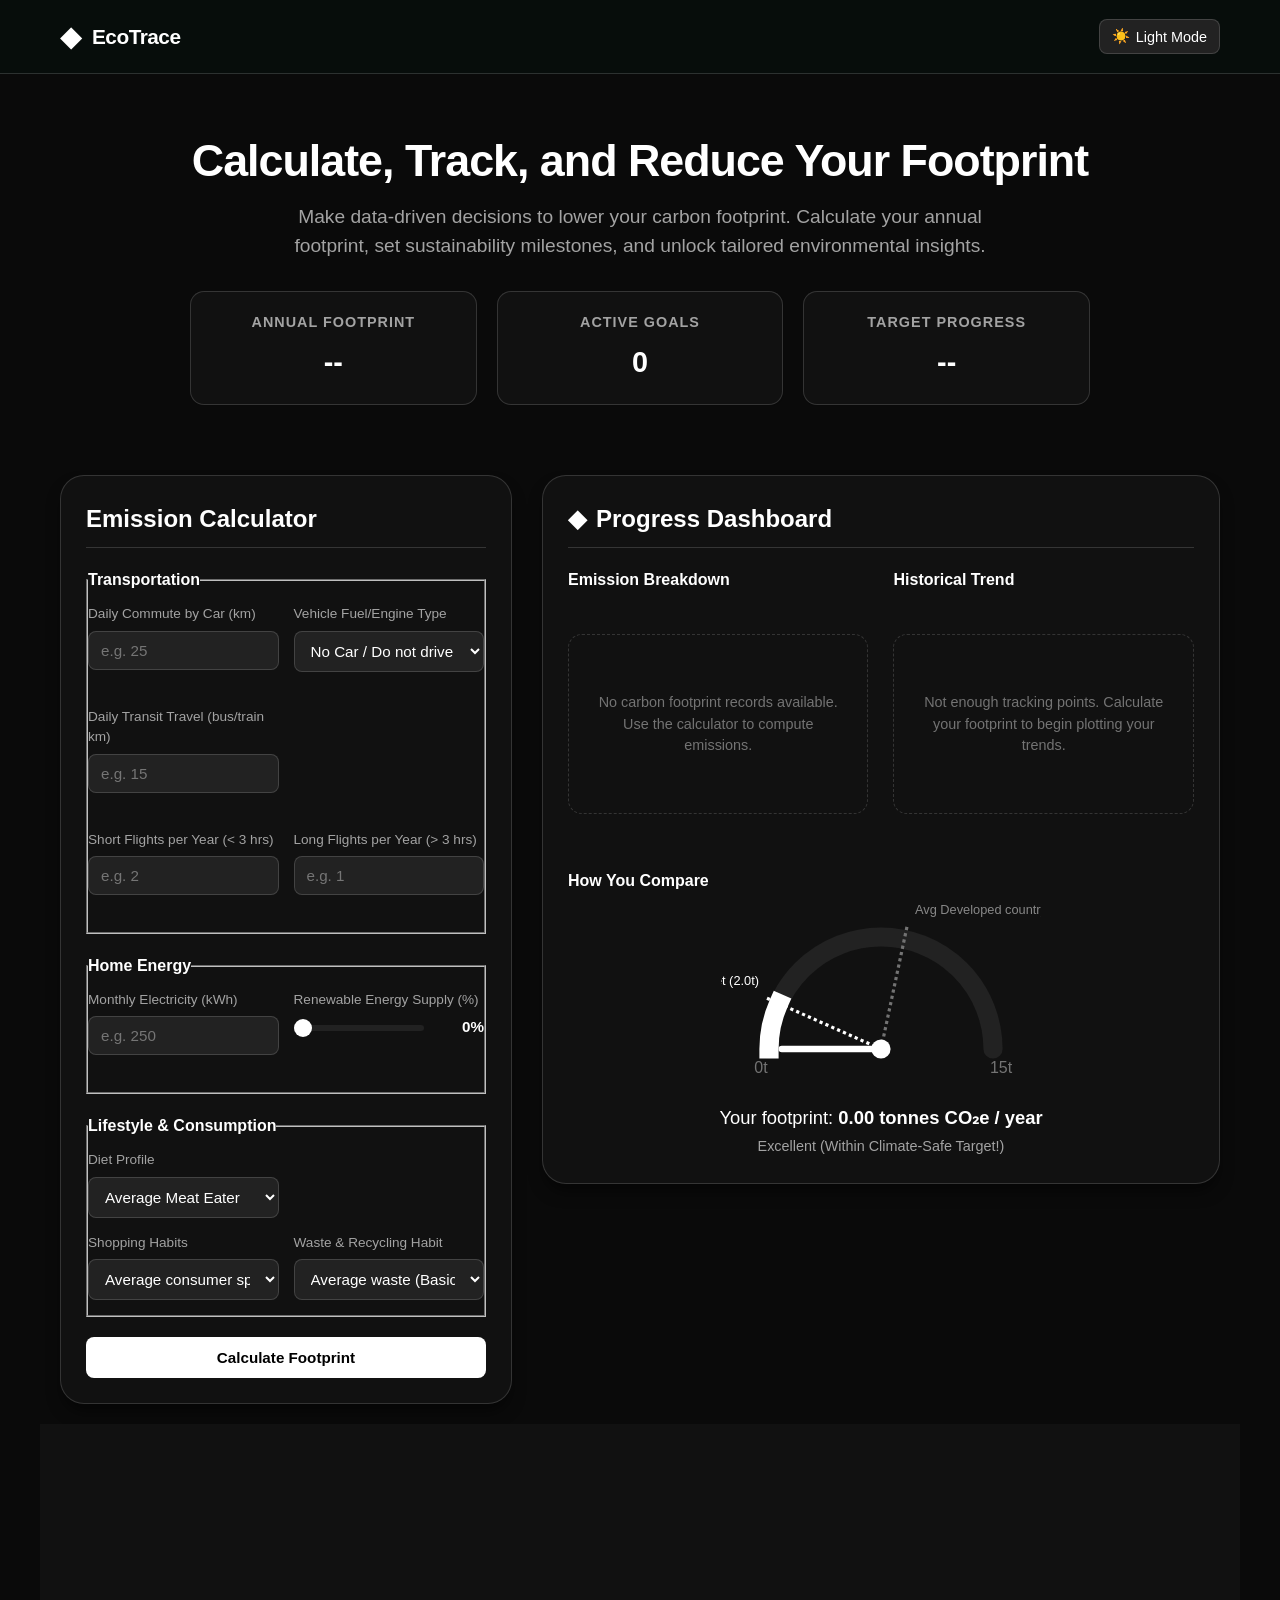
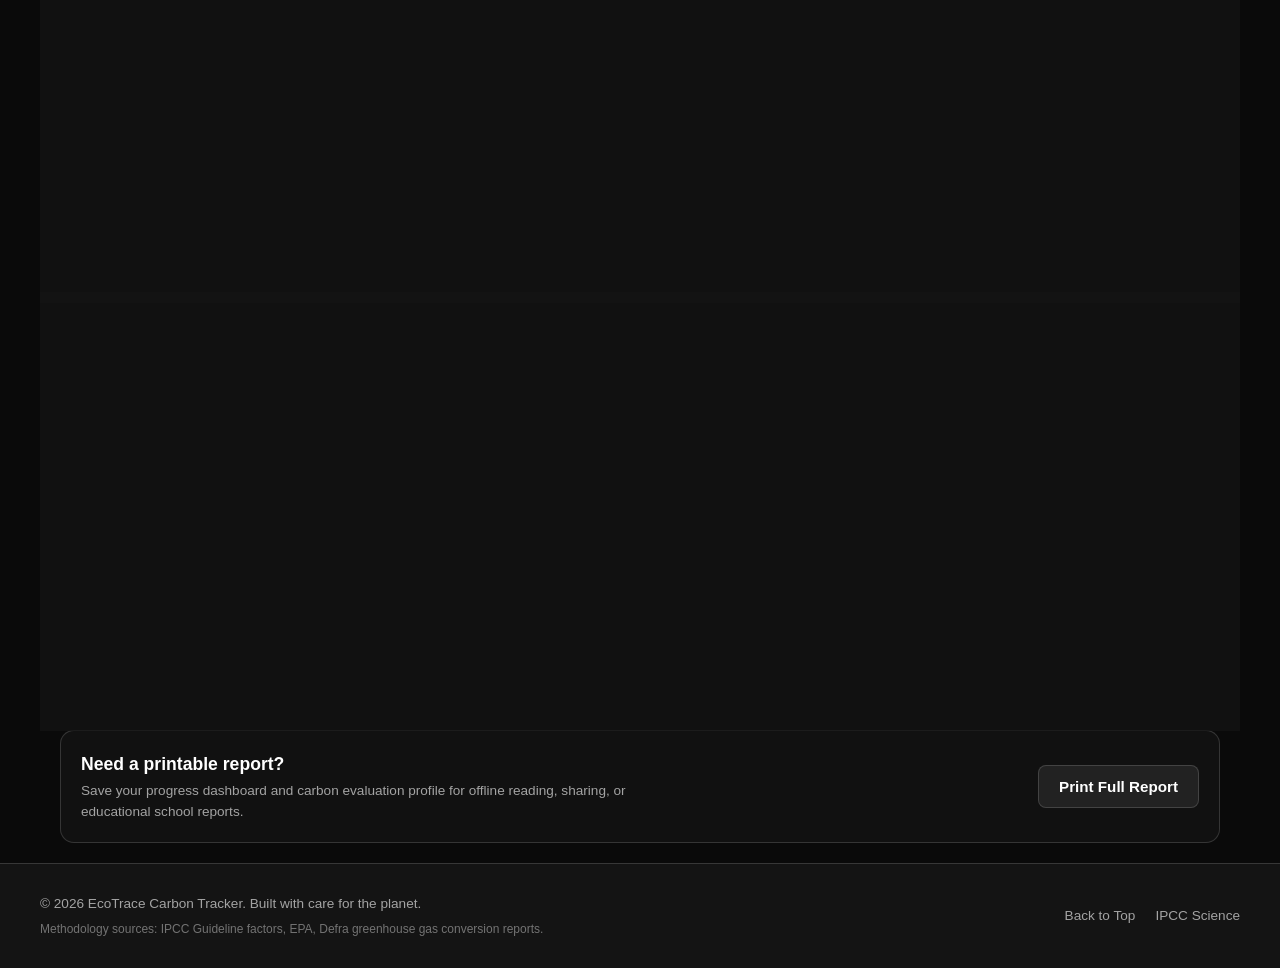
<file: index.html>
<!DOCTYPE html>
<html lang="en">
<head>
  <meta charset="UTF-8">
  <meta name="viewport" content="width=device-width, initial-scale=1.0">
  <meta http-equiv="Content-Security-Policy" content="default-src 'self'; script-src 'self'; style-src 'self' 'unsafe-inline' https://fonts.googleapis.com; font-src https://fonts.gstatic.com; img-src 'self' data:; object-src 'none'; base-uri 'self'; frame-ancestors 'none';">
  <meta name="description" content="Track your carbon footprint, set custom sustainability goals, and receive personalized recommendations to lower your environmental impact.">
  <title>Carbon Footprint Tracker - Monitor & Reduce Emissions</title>
  <link rel="preconnect" href="https://fonts.googleapis.com">
  <link rel="preconnect" href="https://fonts.gstatic.com" crossorigin>
  <link href="https://fonts.googleapis.com/css2?family=Outfit:wght@300;400;500;600;700&display=swap" rel="stylesheet">
  <link rel="stylesheet" href="css/styles.css">
</head>
<body>
  
  <a href="#main-content" class="skip-link">Skip to main content</a>

  <header>
    <div class="header-container">
      <div class="logo-section">
        <span class="logo-icon" aria-hidden="true">&#9670;</span>
        <span class="logo-text">EcoTrace</span>
      </div>
      <button id="theme-toggle" class="theme-toggle-btn" aria-label="Toggle theme">
        <span id="theme-icon" aria-hidden="true"></span>
        <span id="theme-btn-text">Light Mode</span>
      </button>
    </div>
  </header>

  <main id="main-content">
    
    <!-- Hero Section -->
    <section class="hero-section">
      <h1 class="hero-title">Calculate, Track, and <span>Reduce</span> Your Footprint</h1>
      <p class="hero-subtitle">Make data-driven decisions to lower your carbon footprint. Calculate your annual footprint, set sustainability milestones, and unlock tailored environmental insights.</p>
      
      <div class="hero-summary-grid" role="region" aria-label="Footprint Summary Stats">
        <div class="summary-card">
          <h3>Annual Footprint</h3>
          <p id="summary-total" class="summary-val" aria-live="polite">--</p>
        </div>
        <div class="summary-card">
          <h3>Active Goals</h3>
          <p id="summary-goals" class="summary-val" aria-live="polite">--</p>
        </div>
        <div class="summary-card">
          <h3>Target Progress</h3>
          <p id="summary-reduction" class="summary-val" aria-live="polite">--</p>
        </div>
      </div>
    </section>

    <!-- App Main Layout Grid -->
    <div class="app-grid">
      
      <!-- Calculator Section -->
      <section class="panel" aria-labelledby="calc-title">
        <h2 id="calc-title" class="panel-title">Emission Calculator</h2>
        
        <form id="calculator-form" novalidate>
          
          <!-- Transportation Group -->
          <fieldset class="form-group">
            <legend class="form-group-title">Transportation</legend>
            
            <div class="form-row">
              <div>
                <label for="car-dist">Daily Commute by Car (km)</label>
                <input 
                  type="number" 
                  id="car-dist" 
                  name="carDist" 
                  min="0" 
                  max="1000" 
                  placeholder="e.g. 25"
                  aria-describedby="car-dist-help"
                  aria-errormessage="car-dist-error"
                >
                <span id="car-dist-help" class="sr-only">Enter daily mileage in kilometers. Numbers from 0 to 1000.</span>
                <span id="car-dist-error" class="error-message" aria-live="assertive"></span>
              </div>
              
              <div>
                <label for="vehicle-type">Vehicle Fuel/Engine Type</label>
                <select id="vehicle-type" name="vehicleType">
                  <option value="none">No Car / Do not drive</option>
                  <option value="petrol">Petrol / Gasoline</option>
                  <option value="diesel">Diesel</option>
                  <option value="hybrid">Hybrid</option>
                  <option value="electric">Electric (EV)</option>
                </select>
              </div>
            </div>

            <div class="form-row">
              <div>
                <label for="pub-dist">Daily Transit Travel (bus/train km)</label>
                <input 
                  type="number" 
                  id="pub-dist" 
                  name="pubDist" 
                  min="0" 
                  max="1000" 
                  placeholder="e.g. 15"
                  aria-describedby="pub-dist-help"
                  aria-errormessage="pub-dist-error"
                >
                <span id="pub-dist-help" class="sr-only">Enter daily public transit distance in kilometers, up to 1000.</span>
                <span id="pub-dist-error" class="error-message" aria-live="assertive"></span>
              </div>
            </div>

            <div class="form-row">
              <div>
                <label for="short-flights">Short Flights per Year (&lt; 3 hrs)</label>
                <input 
                  type="number" 
                  id="short-flights" 
                  name="shortFlights" 
                  min="0" 
                  max="100" 
                  placeholder="e.g. 2"
                  aria-describedby="short-flights-help"
                  aria-errormessage="short-flights-error"
                >
                <span id="short-flights-help" class="sr-only">Enter number of short flights per year, up to 100.</span>
                <span id="short-flights-error" class="error-message" aria-live="assertive"></span>
              </div>
              <div>
                <label for="long-flights">Long Flights per Year (&gt; 3 hrs)</label>
                <input 
                  type="number" 
                  id="long-flights" 
                  name="longFlights" 
                  min="0" 
                  max="100" 
                  placeholder="e.g. 1"
                  aria-describedby="long-flights-help"
                  aria-errormessage="long-flights-error"
                >
                <span id="long-flights-help" class="sr-only">Enter number of long flights per year, up to 100.</span>
                <span id="long-flights-error" class="error-message" aria-live="assertive"></span>
              </div>
            </div>
          </fieldset>

          <!-- Energy Group -->
          <fieldset class="form-group">
            <legend class="form-group-title">Home Energy</legend>
            
            <div class="form-row">
              <div>
                <label for="electricity">Monthly Electricity (kWh)</label>
                <input 
                  type="number" 
                  id="electricity" 
                  name="electricity" 
                  min="0" 
                  max="10000" 
                  placeholder="e.g. 250"
                  aria-describedby="electricity-help"
                  aria-errormessage="electricity-error"
                >
                <span id="electricity-help" class="sr-only">Enter monthly electricity consumption in kWh, up to 10000.</span>
                <span id="electricity-error" class="error-message" aria-live="assertive"></span>
              </div>
              <div>
                <label for="renew-pct">Renewable Energy Supply (%)</label>
                <div class="range-container">
                  <input 
                    type="range" 
                    id="renew-pct" 
                    name="renewPct" 
                    min="0" 
                    max="100" 
                    value="0"
                    aria-valuemin="0"
                    aria-valuemax="100"
                    aria-valuenow="0"
                  >
                  <span id="renew-pct-val" class="range-val" aria-live="polite">0%</span>
                </div>
              </div>
            </div>
          </fieldset>

          <!-- Lifestyle Group -->
          <fieldset class="form-group">
            <legend class="form-group-title">Lifestyle & Consumption</legend>
            
            <div class="form-row">
              <div>
                <label for="diet-type">Diet Profile</label>
                <select id="diet-type" name="dietType">
                  <option value="heavy-meat">Heavy Meat Eater</option>
                  <option value="average-meat" selected>Average Meat Eater</option>
                  <option value="flexitarian">Low Meat / Flexitarian</option>
                  <option value="vegetarian">Vegetarian</option>
                  <option value="vegan">Vegan</option>
                </select>
              </div>
            </div>

            <div class="form-row">
              <div>
                <label for="shopping-type">Shopping Habits</label>
                <select id="shopping-type" name="shoppingType">
                  <option value="low">Minimalist / Essential shopping</option>
                  <option value="medium" selected>Average consumer spending</option>
                  <option value="high">High shopper / Brand enthusiast</option>
                </select>
              </div>
              <div>
                <label for="waste-type">Waste & Recycling Habit</label>
                <select id="waste-type" name="wasteType">
                  <option value="low">Low waste (Strict recycling & composting)</option>
                  <option value="medium" selected>Average waste (Basic recycling)</option>
                  <option value="high">High waste (Minimal recycling)</option>
                </select>
              </div>
            </div>
          </fieldset>

          <button type="submit" class="btn btn-primary btn-block">Calculate Footprint</button>
        </form>
      </section>

      <!-- Dashboard Section -->
      <section class="panel" aria-labelledby="dashboard-title">
        <h2 id="dashboard-title" class="panel-title"><span aria-hidden="true">&#9670;</span> Progress Dashboard</h2>
        
        <div class="dashboard-grid">
          
          <!-- Donut Breakdown -->
          <div class="panel-sub" role="region" aria-label="Category Emission Breakdown">
            <h3 class="form-group-title">Emission Breakdown</h3>
            <div id="donut-chart-container"></div>
          </div>
          
          <!-- History Trends -->
          <div class="panel-sub" role="region" aria-label="Historical Tracking Trends">
            <h3 class="form-group-title">Historical Trend</h3>
            <div id="line-chart-container"></div>
          </div>
          
          <!-- Comparison Gauge -->
          <div class="gauge-panel" role="region" aria-label="Comparison to Average Baseline">
            <h3 class="form-group-title">How You Compare</h3>
            <div id="gauge-container"></div>
          </div>
          
        </div>
      </section>
      
    </div>

    <!-- Recommendations Section -->
    <section class="panel" style="margin-top: 30px;" aria-labelledby="recs-title">
      <h2 id="recs-title" class="panel-title"><span aria-hidden="true">&#9670;</span> Personalized Recommendations</h2>
      <p style="color: var(--text-secondary); margin-bottom: 20px;">Based on your inputs, we've identified the following actions with the highest impact to reduce your footprint.</p>
      
      <div id="recommendations-container" class="recommendations-grid">
        <!-- Dyn. populated cards -->
      </div>
    </section>

    <!-- Goals Tracker Section -->
    <section class="panel" style="margin-top: 30px;" aria-labelledby="goals-title">
      <h2 id="goals-title" class="panel-title"><span aria-hidden="true">&#9670;</span> Sustainability Goals</h2>
      <p style="color: var(--text-secondary); margin-bottom: 20px;">Set targets to lower your carbon impact and monitor your progress over time.</p>
      
      <div class="goals-wrapper">
        <form id="add-goal-form" class="add-goal-form" novalidate>
          <div>
            <label for="goal-title-input">Goal Description</label>
            <input 
              type="text" 
              id="goal-title-input" 
              placeholder="e.g. Reduce diet emissions or ride transit" 
              required
              maxlength="100"
            >
          </div>
          <div>
            <label for="goal-reduction-input">Target Reduction %</label>
            <select id="goal-reduction-input">
              <option value="10">10% Reduction</option>
              <option value="20" selected>20% Reduction</option>
              <option value="30">30% Reduction</option>
              <option value="50">50% Reduction</option>
            </select>
          </div>
          <button type="submit" class="btn btn-secondary">Add Goal</button>
        </form>

        <div id="goals-list" class="goals-list" role="region" aria-label="Active Sustainability Goals List">
          <!-- Dyn. populated list -->
        </div>
      </div>
    </section>

    <!-- Report Box -->
    <section class="report-action-panel" role="region" aria-label="Footprint Report actions">
      <div class="report-text">
        <h4>Need a printable report?</h4>
        <p>Save your progress dashboard and carbon evaluation profile for offline reading, sharing, or educational school reports.</p>
      </div>
      <button id="print-report-btn" class="btn btn-secondary">
        Print Full Report
      </button>
    </section>

  </main>

  <footer>
    <div class="footer-container">
      <div>
        <p>&copy; 2026 EcoTrace Carbon Tracker. Built with care for the planet.</p>
        <p style="font-size: 0.75rem; margin-top: 5px; color: var(--text-muted);">Methodology sources: IPCC Guideline factors, EPA, Defra greenhouse gas conversion reports.</p>
      </div>
      <div class="footer-links">
        <a href="#main-content">Back to Top</a>
        <a href="https://www.ipcc.ch/" target="_blank" rel="noopener noreferrer">IPCC Science</a>
      </div>
    </div>
  </footer>

  <div id="toast-container" class="toast-container" aria-live="assertive" aria-atomic="true"></div>

  <!-- App logic scripts -->
  <script src="js/storage.js"></script>
  <script src="js/calculator.js"></script>
  <script src="js/insights.js"></script>
  <script src="js/charts.js"></script>
  <script src="js/app.js"></script>
</body>
</html>
</file>
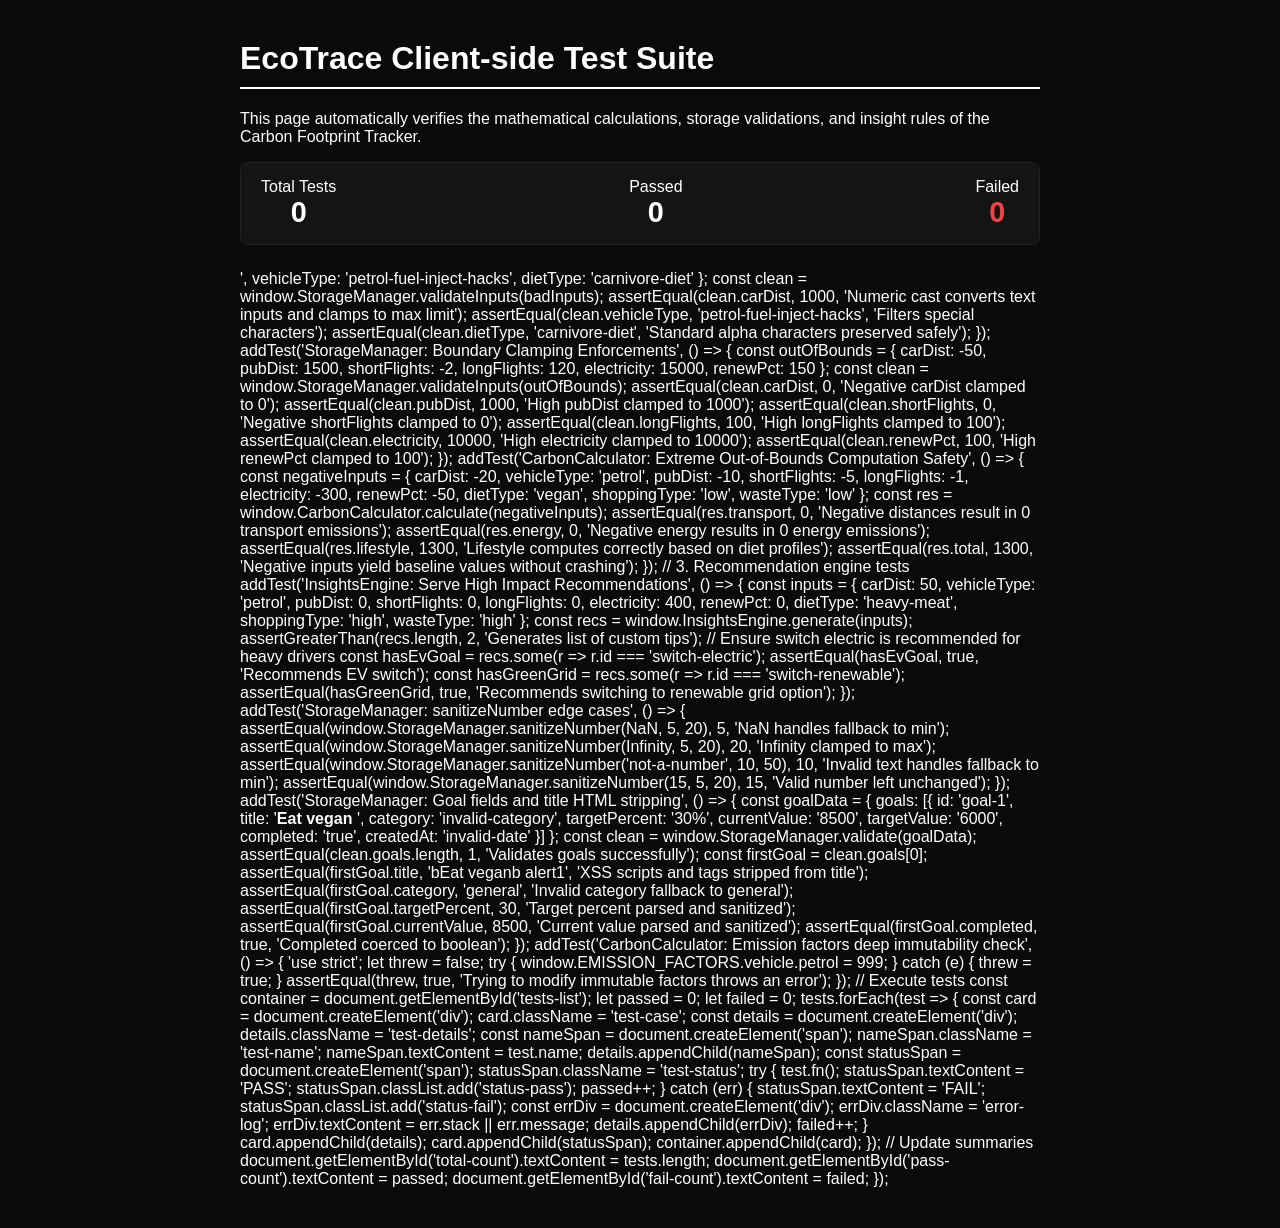
<file: tests.html>
<!DOCTYPE html>
<html lang="en">
<head>
  <meta charset="UTF-8">
  <meta name="viewport" content="width=device-width, initial-scale=1.0">
  <meta http-equiv="Content-Security-Policy" content="default-src 'self'; style-src 'self' 'unsafe-inline'; script-src 'self' 'unsafe-inline';">
  <title>EcoTrace Test Runner - Code Correctness Report</title>
  <style>
    body {
      font-family: -apple-system, BlinkMacSystemFont, "Segoe UI", Roboto, sans-serif;
      background: #0a0a0a;
      color: #ffffff;
      max-width: 800px;
      margin: 40px auto;
      padding: 0 20px;
    }
    h1 {
      color: #ffffff;
      border-bottom: 2px solid #ffffff;
      padding-bottom: 10px;
    }
    .summary-box {
      background: #141414;
      border: 1px solid #222222;
      border-radius: 8px;
      padding: 15px 20px;
      margin-bottom: 25px;
      display: flex;
      justify-content: space-between;
    }
    .stat {
      text-align: center;
    }
    .stat-val {
      font-size: 1.8rem;
      font-weight: bold;
    }
    .stat-pass { color: #ffffff; }
    .stat-fail { color: #ef4444; }
    .test-case {
      background: #141414;
      border: 1px solid #222222;
      border-radius: 6px;
      padding: 12px 15px;
      margin-bottom: 10px;
      display: flex;
      justify-content: space-between;
      align-items: center;
    }
    .test-name {
      font-weight: 500;
    }
    .test-status {
      font-size: 0.85rem;
      font-weight: bold;
      padding: 4px 8px;
      border-radius: 4px;
    }
    .status-pass {
      background: rgba(255, 255, 255, 0.15);
      color: #ffffff;
      border: 1px solid rgba(255, 255, 255, 0.3);
    }
    .status-fail {
      background: rgba(239, 68, 68, 0.15);
      color: #ef4444;
      border: 1px solid rgba(239, 68, 68, 0.3);
    }
    .error-log {
      color: #fda4af;
      font-family: monospace;
      font-size: 0.85rem;
      margin-top: 5px;
      padding-top: 5px;
      border-top: 1px dashed rgba(239, 68, 68, 0.2);
      width: 100%;
    }
    .test-details {
      display: flex;
      flex-direction: column;
      align-items: flex-start;
      flex: 1;
    }
  </style>
</head>
<body>

  <h1>EcoTrace Client-side Test Suite</h1>
  <p>This page automatically verifies the mathematical calculations, storage validations, and insight rules of the Carbon Footprint Tracker.</p>

  <div class="summary-box">
    <div class="stat">
      <div>Total Tests</div>
      <div id="total-count" class="stat-val">0</div>
    </div>
    <div class="stat">
      <div>Passed</div>
      <div id="pass-count" class="stat-val stat-pass">0</div>
    </div>
    <div class="stat">
      <div>Failed</div>
      <div id="fail-count" class="stat-val stat-fail">0</div>
    </div>
  </div>

  <div id="tests-list"></div>

  <!-- Load Modules -->
  <script src="js/storage.js"></script>
  <script src="js/calculator.js"></script>
  <script src="js/insights.js"></script>

  <script>
    document.addEventListener('DOMContentLoaded', () => {
      const tests = [];
      
      // Assertion helpers
      function assertEqual(actual, expected, message) {
        if (actual !== expected) {
          throw new Error(`${message || 'Assertion failed'}: expected ${expected}, got ${actual}`);
        }
      }

      function assertGreaterThan(actual, minLimit, message) {
        if (actual <= minLimit) {
          throw new Error(`${message || 'Assertion failed'}: expected ${actual} > ${minLimit}`);
        }
      }

      function addTest(name, fn) {
        tests.push({ name, fn });
      }

      // --- UNIT TESTS ---

      // 1. Carbon calculations unit tests
      addTest('CarbonCalculator: Petrol Car Commute', () => {
        const inputs = {
          carDist: 10, // 10km daily
          vehicleType: 'petrol',
          pubDist: 0,
          shortFlights: 0,
          longFlights: 0,
          electricity: 0,
          renewPct: 0,
          dietType: 'vegan', // 800 kg
          shoppingType: 'low', // 400 kg
          wasteType: 'low' // 100 kg
        };
        const res = window.CarbonCalculator.calculate(inputs);
        // Transport = 10 * 365 * 0.18 = 657 kg CO2e
        assertEqual(res.transport, 657, 'Transport calculations');
        assertEqual(res.energy, 0, 'Energy calculations');
        assertEqual(res.lifestyle, 1300, 'Lifestyle calculations');
        assertEqual(res.total, 1957, 'Total calculation match');
      });

      addTest('CarbonCalculator: Electric Vehicle & Public Transit', () => {
        const inputs = {
          carDist: 20, // 20km daily
          vehicleType: 'electric', // 20 * 365 * 0.05 = 365
          pubDist: 50, // 50km daily * 365 * 0.04 = 730
          shortFlights: 2, // 2 * 150 = 300
          longFlights: 1, // 1 * 1200 = 1200
          electricity: 0,
          renewPct: 0,
          dietType: 'vegetarian', // 1200
          shoppingType: 'medium', // 1000
          wasteType: 'medium' // 300
        };
        const res = window.CarbonCalculator.calculate(inputs);
        // Transport = 365 + 730 + 300 + 1200 = 2595 kg
        assertEqual(res.transport, 2595, 'Transport calculations');
        assertEqual(res.lifestyle, 2500, 'Lifestyle sum');
      });

      addTest('CarbonCalculator: Renewable Grid Offset', () => {
        const inputs = {
          carDist: 0,
          vehicleType: 'none',
          pubDist: 0,
          shortFlights: 0,
          longFlights: 0,
          electricity: 300, // 300kWh monthly * 12 = 3600kWh/yr * 0.38 = 1368 kg
          renewPct: 75, // 75% renewable offset = 25% remaining = 342 kg
          dietType: 'vegan',
          shoppingType: 'low',
          wasteType: 'low'
        };
        const res = window.CarbonCalculator.calculate(inputs);
        assertEqual(res.energy, 342, 'Energy with renewable offset');
      });

      // 2. Storage Manager tests
      addTest('StorageManager: Empty Validation Schema fallback', () => {
        const invalidData = {
          history: 'not-an-array',
          goals: null,
          preferences: { theme: 'magenta' }
        };
        const sanitized = window.StorageManager.validate(invalidData);
        assertEqual(Array.isArray(sanitized.history), true, 'History falls back to array');
        assertEqual(Array.isArray(sanitized.goals), true, 'Goals falls back to array');
        assertEqual(sanitized.preferences.theme, 'dark', 'Theme falls back to default');
      });

      addTest('StorageManager: Malicious Inputs Sanitization', () => {
        const badInputs = {
          carDist: '9999<script>alert("XSS")</script>',
          vehicleType: 'petrol-fuel-inject-hacks',
          dietType: 'carnivore-diet'
        };
        const clean = window.StorageManager.validateInputs(badInputs);
        assertEqual(clean.carDist, 1000, 'Numeric cast converts text inputs and clamps to max limit');
        assertEqual(clean.vehicleType, 'petrol-fuel-inject-hacks', 'Filters special characters');
        assertEqual(clean.dietType, 'carnivore-diet', 'Standard alpha characters preserved safely');
      });

      addTest('StorageManager: Boundary Clamping Enforcements', () => {
        const outOfBounds = {
          carDist: -50,
          pubDist: 1500,
          shortFlights: -2,
          longFlights: 120,
          electricity: 15000,
          renewPct: 150
        };
        const clean = window.StorageManager.validateInputs(outOfBounds);
        assertEqual(clean.carDist, 0, 'Negative carDist clamped to 0');
        assertEqual(clean.pubDist, 1000, 'High pubDist clamped to 1000');
        assertEqual(clean.shortFlights, 0, 'Negative shortFlights clamped to 0');
        assertEqual(clean.longFlights, 100, 'High longFlights clamped to 100');
        assertEqual(clean.electricity, 10000, 'High electricity clamped to 10000');
        assertEqual(clean.renewPct, 100, 'High renewPct clamped to 100');
      });

      addTest('CarbonCalculator: Extreme Out-of-Bounds Computation Safety', () => {
        const negativeInputs = {
          carDist: -20,
          vehicleType: 'petrol',
          pubDist: -10,
          shortFlights: -5,
          longFlights: -1,
          electricity: -300,
          renewPct: -50,
          dietType: 'vegan',
          shoppingType: 'low',
          wasteType: 'low'
        };
        const res = window.CarbonCalculator.calculate(negativeInputs);
        assertEqual(res.transport, 0, 'Negative distances result in 0 transport emissions');
        assertEqual(res.energy, 0, 'Negative energy results in 0 energy emissions');
        assertEqual(res.lifestyle, 1300, 'Lifestyle computes correctly based on diet profiles');
        assertEqual(res.total, 1300, 'Negative inputs yield baseline values without crashing');
      });

      // 3. Recommendation engine tests
      addTest('InsightsEngine: Serve High Impact Recommendations', () => {
        const inputs = {
          carDist: 50,
          vehicleType: 'petrol',
          pubDist: 0,
          shortFlights: 0,
          longFlights: 0,
          electricity: 400,
          renewPct: 0,
          dietType: 'heavy-meat',
          shoppingType: 'high',
          wasteType: 'high'
        };
        
        const recs = window.InsightsEngine.generate(inputs);
        assertGreaterThan(recs.length, 2, 'Generates list of custom tips');
        
        // Ensure switch electric is recommended for heavy drivers
        const hasEvGoal = recs.some(r => r.id === 'switch-electric');
        assertEqual(hasEvGoal, true, 'Recommends EV switch');

        const hasGreenGrid = recs.some(r => r.id === 'switch-renewable');
        assertEqual(hasGreenGrid, true, 'Recommends switching to renewable grid option');
      });

      addTest('StorageManager: sanitizeNumber edge cases', () => {
        assertEqual(window.StorageManager.sanitizeNumber(NaN, 5, 20), 5, 'NaN handles fallback to min');
        assertEqual(window.StorageManager.sanitizeNumber(Infinity, 5, 20), 20, 'Infinity clamped to max');
        assertEqual(window.StorageManager.sanitizeNumber('not-a-number', 10, 50), 10, 'Invalid text handles fallback to min');
        assertEqual(window.StorageManager.sanitizeNumber(15, 5, 20), 15, 'Valid number left unchanged');
      });

      addTest('StorageManager: Goal fields and title HTML stripping', () => {
        const goalData = {
          goals: [{
            id: 'goal-1',
            title: '<b>Eat vegan</b> <script>alert(1)</script>',
            category: 'invalid-category',
            targetPercent: '30%',
            currentValue: '8500',
            targetValue: '6000',
            completed: 'true',
            createdAt: 'invalid-date'
          }]
        };
        const clean = window.StorageManager.validate(goalData);
        assertEqual(clean.goals.length, 1, 'Validates goals successfully');
        const firstGoal = clean.goals[0];
        assertEqual(firstGoal.title, 'bEat veganb alert1', 'XSS scripts and tags stripped from title');
        assertEqual(firstGoal.category, 'general', 'Invalid category fallback to general');
        assertEqual(firstGoal.targetPercent, 30, 'Target percent parsed and sanitized');
        assertEqual(firstGoal.currentValue, 8500, 'Current value parsed and sanitized');
        assertEqual(firstGoal.completed, true, 'Completed coerced to boolean');
      });

      addTest('CarbonCalculator: Emission factors deep immutability check', () => {
        'use strict';
        let threw = false;
        try {
          window.EMISSION_FACTORS.vehicle.petrol = 999;
        } catch (e) {
          threw = true;
        }
        assertEqual(threw, true, 'Trying to modify immutable factors throws an error');
      });

      // Execute tests
      const container = document.getElementById('tests-list');
      let passed = 0;
      let failed = 0;

      tests.forEach(test => {
        const card = document.createElement('div');
        card.className = 'test-case';

        const details = document.createElement('div');
        details.className = 'test-details';
        
        const nameSpan = document.createElement('span');
        nameSpan.className = 'test-name';
        nameSpan.textContent = test.name;
        details.appendChild(nameSpan);

        const statusSpan = document.createElement('span');
        statusSpan.className = 'test-status';

        try {
          test.fn();
          statusSpan.textContent = 'PASS';
          statusSpan.classList.add('status-pass');
          passed++;
        } catch (err) {
          statusSpan.textContent = 'FAIL';
          statusSpan.classList.add('status-fail');
          
          const errDiv = document.createElement('div');
          errDiv.className = 'error-log';
          errDiv.textContent = err.stack || err.message;
          details.appendChild(errDiv);
          failed++;
        }

        card.appendChild(details);
        card.appendChild(statusSpan);
        container.appendChild(card);
      });

      // Update summaries
      document.getElementById('total-count').textContent = tests.length;
      document.getElementById('pass-count').textContent = passed;
      document.getElementById('fail-count').textContent = failed;
    });
  </script>
</body>
</html>
</file>
<file: css/styles.css>
/**
 * @fileoverview Stylesheet containing design tokens, glassmorphism UI rules, utility classes, and print layout styles.
 */



:root {
  /* Color Palette (Sleek Monochrome Black & White) */
  --bg-primary: #0a0a0a;
  --bg-secondary: #141414;
  --bg-tertiary: #222222;
  --bg-card: rgba(20, 20, 20, 0.75);
  
  --text-primary: #ffffff;
  --text-secondary: #a3a3a3;
  --text-muted: #737373;
  
  --accent-primary: #ffffff;
  --accent-secondary: #e5e5e5;
  --accent-glow: rgba(255, 255, 255, 0.12);
  
  --accent-warning: #888888;
  --accent-danger: #ef4444; /* Standard alert color remains for error alerts */
  --text-danger: #f87171;   /* High-contrast accessible text danger */
  --accent-info: #888888;

  /* Borders & Shadows */
  --border-color: rgba(255, 255, 255, 0.15);
  --border-focus: #ffffff;
  --border-radius-sm: 8px;
  --border-radius-md: 14px;
  --border-radius-lg: 24px;
  
  --shadow-sm: 0 4px 6px rgba(0, 0, 0, 0.3);
  --shadow-md: 0 10px 15px -3px rgba(0, 0, 0, 0.5);
  --shadow-lg: 0 20px 25px -5px rgba(0, 0, 0, 0.6);
  --shadow-glow: 0 0 20px rgba(255, 255, 255, 0.1);

  /* Typography */
  --font-family: 'Outfit', -apple-system, BlinkMacSystemFont, 'Segoe UI', Roboto, sans-serif;
  --transition-fast: 0.15s cubic-bezier(0.4, 0, 0.2, 1);
  --transition-normal: 0.25s cubic-bezier(0.4, 0, 0.2, 1);
}

/* Light Theme Variables Toggle */
[data-theme="light"] {
  --bg-primary: #ffffff;
  --bg-secondary: #f5f5f5;
  --bg-tertiary: #e5e5e5;
  --bg-card: rgba(245, 245, 245, 0.85);
  
  --text-primary: #171717;
  --text-secondary: #404040;
  --text-muted: #737373;
  
  --accent-primary: #000000;
  --accent-secondary: #262626;
  --accent-glow: rgba(0, 0, 0, 0.08);
  
  --border-color: rgba(0, 0, 0, 0.12);
  --border-focus: #000000;
  --text-danger: #dc2626;   /* High-contrast accessible text danger for light bg */
  
  --shadow-sm: 0 2px 4px rgba(0,0,0,0.05);
  --shadow-md: 0 8px 16px rgba(0,0,0,0.08);
  --shadow-lg: 0 16px 24px rgba(0,0,0,0.12);
  --shadow-glow: 0 0 15px rgba(0, 0, 0, 0.05);
}

/* Reset & Core Styles */
*, *::before, *::after {
  box-sizing: border-box;
  margin: 0;
  padding: 0;
}

html {
  font-family: var(--font-family);
  background-color: var(--bg-primary);
  color: var(--text-primary);
  scroll-behavior: smooth;
  line-height: 1.5;
  -webkit-font-smoothing: antialiased;
}

body {
  min-height: 100vh;
  display: flex;
  flex-direction: column;
}

/* Accessibility Core */
.skip-link {
  position: absolute;
  top: -100px;
  left: 20px;
  background: var(--accent-primary);
  color: #000;
  padding: 10px 20px;
  border-radius: var(--border-radius-sm);
  z-index: 100;
  text-decoration: none;
  font-weight: 600;
  transition: top var(--transition-fast);
}

.skip-link:focus {
  top: 20px;
}

.sr-only {
  position: absolute;
  width: 1px;
  height: 1px;
  padding: 0;
  margin: -1px;
  overflow: hidden;
  clip: rect(0, 0, 0, 0);
  border: 0;
}

:focus-visible {
  outline: 3px solid var(--accent-primary);
  outline-offset: 3px;
}

/* Layout Elements */
header {
  border-bottom: 1px solid var(--border-color);
  backdrop-filter: blur(12px);
  position: sticky;
  top: 0;
  z-index: 50;
  background: rgba(8, 15, 12, 0.85);
  transition: background var(--transition-normal);
}

[data-theme="light"] header {
  background: rgba(244, 247, 245, 0.85);
}

.header-container {
  max-width: 1200px;
  margin: 0 auto;
  padding: 15px 20px;
  display: flex;
  justify-content: space-between;
  align-items: center;
}

.logo-section {
  display: flex;
  align-items: center;
  gap: 10px;
}

.logo-icon {
  font-size: 1.8rem;
}

.logo-text {
  font-size: 1.3rem;
  font-weight: 700;
  letter-spacing: -0.5px;
  background: linear-gradient(135deg, var(--accent-primary), var(--text-primary));
  -webkit-background-clip: text;
  -webkit-text-fill-color: transparent;
}

.theme-toggle-btn {
  background: var(--bg-tertiary);
  border: 1px solid var(--border-color);
  color: var(--text-primary);
  padding: 8px 12px;
  border-radius: var(--border-radius-sm);
  cursor: pointer;
  display: flex;
  align-items: center;
  gap: 6px;
  font-family: inherit;
  font-size: 0.9rem;
  transition: all var(--transition-fast);
}

.theme-toggle-btn:hover {
  background: var(--accent-primary);
  color: #000;
  box-shadow: var(--shadow-glow);
}

/* Main Container Grid */
main {
  max-width: 1200px;
  width: 100%;
  margin: 0 auto;
  padding: 20px;
  flex: 1;
}

/* Hero Section */
.hero-section {
  text-align: center;
  padding: 40px 20px;
  margin-bottom: 30px;
}

.hero-title {
  font-size: 2.8rem;
  font-weight: 800;
  line-height: 1.2;
  margin-bottom: 15px;
  letter-spacing: -1px;
}

.hero-title span {
  color: var(--accent-primary);
}

.hero-subtitle {
  font-size: 1.2rem;
  color: var(--text-secondary);
  max-width: 700px;
  margin: 0 auto 30px auto;
}

.hero-summary-grid {
  display: grid;
  grid-template-columns: repeat(auto-fit, minmax(220px, 1fr));
  gap: 20px;
  max-width: 900px;
  margin: 0 auto;
}

.summary-card {
  background: var(--bg-card);
  backdrop-filter: blur(8px);
  border: 1px solid var(--border-color);
  padding: 20px;
  border-radius: var(--border-radius-md);
  text-align: center;
  transition: transform var(--transition-fast), border-color var(--transition-fast);
}

.summary-card:hover {
  transform: translateY(-4px);
  border-color: var(--accent-primary);
}

.summary-card h3 {
  font-size: 0.9rem;
  color: var(--text-secondary);
  text-transform: uppercase;
  letter-spacing: 1px;
  margin-bottom: 8px;
}

.summary-val {
  font-size: 1.8rem;
  font-weight: 700;
  color: var(--accent-primary);
}

/* Two Column Calculator / Dashboard Layout */
.app-grid {
  display: grid;
  grid-template-columns: 1fr;
  gap: 30px;
}

@media (min-width: 992px) {
  .app-grid {
    grid-template-columns: 1.2fr 1.8fr;
  }
}

/* Panels Styling */
.panel {
  background: var(--bg-card);
  backdrop-filter: blur(12px);
  border: 1px solid var(--border-color);
  border-radius: var(--border-radius-lg);
  padding: 25px;
  box-shadow: var(--shadow-md);
  height: fit-content;
}

.panel-title {
  font-size: 1.5rem;
  font-weight: 700;
  margin-bottom: 20px;
  display: flex;
  align-items: center;
  gap: 10px;
  border-bottom: 1px solid var(--border-color);
  padding-bottom: 10px;
}

/* Forms and Calculator */
.form-group {
  margin-bottom: 20px;
}

.form-group-title {
  font-size: 1rem;
  font-weight: 600;
  color: var(--accent-primary);
  margin-bottom: 12px;
  display: flex;
  align-items: center;
  gap: 8px;
}

.form-row {
  display: grid;
  grid-template-columns: 1fr;
  gap: 15px;
  margin-bottom: 15px;
}

@media (min-width: 576px) {
  .form-row {
    grid-template-columns: 1fr 1fr;
  }
}

label {
  display: block;
  font-size: 0.85rem;
  color: var(--text-secondary);
  margin-bottom: 6px;
}

input[type="number"], select {
  width: 100%;
  background: var(--bg-tertiary);
  border: 1px solid var(--border-color);
  color: var(--text-primary);
  padding: 10px 12px;
  border-radius: var(--border-radius-sm);
  font-family: inherit;
  font-size: 0.95rem;
  transition: border-color var(--transition-fast), box-shadow var(--transition-fast);
}

input[type="number"]:focus, select:focus {
  outline: none;
  border-color: var(--border-focus);
  box-shadow: 0 0 0 2px var(--accent-glow);
}

/* Range Slider */
.range-container {
  display: flex;
  align-items: center;
  gap: 15px;
}

input[type="range"] {
  flex: 1;
  -webkit-appearance: none;
  appearance: none;
  height: 6px;
  background: var(--bg-tertiary);
  border-radius: 3px;
  outline: none;
}

input[type="range"]::-webkit-slider-thumb {
  -webkit-appearance: none;
  appearance: none;
  width: 18px;
  height: 18px;
  border-radius: 50%;
  background: var(--accent-primary);
  cursor: pointer;
  transition: transform var(--transition-fast);
}

input[type="range"]::-webkit-slider-thumb:hover {
  transform: scale(1.2);
}

.range-val {
  min-width: 45px;
  text-align: right;
  font-weight: 600;
  font-size: 0.95rem;
  color: var(--accent-primary);
}

/* Buttons */
.btn {
  display: inline-flex;
  align-items: center;
  justify-content: center;
  gap: 8px;
  padding: 12px 20px;
  border-radius: var(--border-radius-sm);
  font-family: inherit;
  font-size: 0.95rem;
  font-weight: 600;
  cursor: pointer;
  transition: all var(--transition-fast);
  border: none;
}

.btn-primary {
  background: var(--accent-primary);
  color: #000;
}

.btn-primary:hover {
  background: var(--accent-secondary);
  box-shadow: var(--shadow-glow);
}

.btn-secondary {
  background: var(--bg-tertiary);
  border: 1px solid var(--border-color);
  color: var(--text-primary);
}

.btn-secondary:hover {
  background: var(--bg-secondary);
  border-color: var(--accent-primary);
}

.btn-block {
  width: 100%;
}

/* Dashboard UI Layout */
.dashboard-grid {
  display: grid;
  grid-template-columns: 1fr;
  gap: 25px;
}

@media (min-width: 768px) {
  .dashboard-grid {
    grid-template-columns: 1fr 1fr;
  }
  .gauge-panel {
    grid-column: span 2;
  }
}

/* SVG Chart Elements Styling */
.donut-chart-wrapper {
  position: relative;
  display: flex;
  flex-direction: column;
  align-items: center;
  gap: 20px;
}

.donut-svg {
  width: 180px;
  height: 180px;
}

.donut-segment {
  cursor: pointer;
  transition: stroke-width var(--transition-fast);
}

.donut-segment:hover, .donut-segment:focus {
  stroke-width: 18px;
  outline: none;
}

.donut-total {
  font-weight: 700;
  fill: var(--text-primary);
  font-size: 12px;
}

.donut-label {
  fill: var(--text-secondary);
  font-size: 6px;
  font-weight: 400;
  text-transform: uppercase;
  letter-spacing: 0.5px;
}

.donut-legend {
  display: flex;
  flex-direction: column;
  gap: 8px;
  width: 100%;
}

.legend-item {
  display: flex;
  align-items: center;
  font-size: 0.85rem;
  padding: 6px 10px;
  border-radius: var(--border-radius-sm);
  background: rgba(255, 255, 255, 0.02);
  border: 1px solid transparent;
  transition: background var(--transition-fast);
}

.legend-item:hover, .legend-item:focus {
  background: var(--bg-tertiary);
  border-color: var(--border-color);
  outline: none;
}

.legend-dot {
  width: 10px;
  height: 10px;
  border-radius: 50%;
  margin-right: 8px;
  display: inline-block;
}

.legend-value {
  margin-left: auto;
  color: var(--text-primary);
}

/* Line Chart Trend Style */
.line-chart-wrapper {
  position: relative;
  width: 100%;
}

.line-svg {
  width: 100%;
  height: auto;
  overflow: visible;
}

.axis-text {
  fill: var(--text-muted);
  font-size: 10px;
  font-family: inherit;
}

.axis-label-x {
  font-size: 9px;
}

.line-point {
  cursor: pointer;
  transition: r var(--transition-fast), fill var(--transition-fast);
}

.line-point:hover, .line-point:focus {
  r: 8;
  fill: var(--text-primary);
  outline: none;
}

/* Tooltip Layout */
.chart-tooltip {
  position: absolute;
  background: var(--bg-secondary);
  border: 1px solid var(--accent-primary);
  color: var(--text-primary);
  padding: 6px 12px;
  border-radius: var(--border-radius-sm);
  font-size: 0.8rem;
  pointer-events: none;
  box-shadow: var(--shadow-md);
  z-index: 10;
  white-space: nowrap;
}

/* Comparison Gauge style */
.gauge-chart-wrapper {
  display: flex;
  flex-direction: column;
  align-items: center;
  text-align: center;
}

.gauge-svg {
  width: 320px;
  height: auto;
  max-width: 100%;
}

.gauge-needle {
  transform-origin: 100px 90px;
  transition: transform var(--transition-normal);
}

.gauge-label-text {
  font-size: 8px;
  font-family: inherit;
  font-weight: 500;
}

.color-target {
  fill: var(--accent-primary);
  color: var(--accent-primary);
}

.color-avg {
  fill: var(--accent-warning);
  color: var(--accent-warning);
}

.color-warn {
  color: var(--accent-danger);
}

.gauge-info-box {
  margin-top: 15px;
}

.gauge-current-val {
  font-size: 1.15rem;
  margin-bottom: 4px;
}

.gauge-status-desc {
  font-size: 0.9rem;
  color: var(--text-secondary);
}

/* Recommendation Cards styling */
.recommendations-grid {
  display: grid;
  grid-template-columns: repeat(auto-fill, minmax(280px, 1fr));
  gap: 20px;
  margin-top: 20px;
}

.rec-card {
  background: var(--bg-card);
  border: 1px solid var(--border-color);
  border-radius: var(--border-radius-md);
  padding: 20px;
  display: flex;
  flex-direction: column;
  justify-content: space-between;
  transition: transform var(--transition-fast), border-color var(--transition-fast);
}

.rec-card:hover {
  transform: translateY(-4px);
  border-color: var(--accent-primary);
}

.rec-category {
  font-size: 0.75rem;
  text-transform: uppercase;
  letter-spacing: 0.5px;
  color: var(--text-muted);
  margin-bottom: 6px;
  display: flex;
  align-items: center;
  gap: 5px;
}

.rec-title {
  font-size: 1.1rem;
  font-weight: 600;
  margin-bottom: 8px;
  color: var(--text-primary);
}

.rec-desc {
  font-size: 0.85rem;
  color: var(--text-secondary);
  margin-bottom: 15px;
  flex: 1;
}

.rec-meta {
  display: flex;
  justify-content: space-between;
  align-items: center;
  border-top: 1px solid var(--bg-tertiary);
  padding-top: 12px;
  margin-bottom: 15px;
}

.rec-savings {
  font-size: 0.95rem;
  font-weight: 700;
  color: var(--accent-primary);
}

.badge {
  font-size: 0.75rem;
  padding: 4px 8px;
  border-radius: 4px;
  font-weight: 600;
}

.badge-easy { background: var(--bg-tertiary); color: var(--text-primary); border: 1px solid var(--border-color); }
.badge-medium { background: var(--text-muted); color: var(--bg-primary); }
.badge-hard { background: var(--text-primary); color: var(--bg-primary); }

/* Goals Tracker layout */
.goals-wrapper {
  margin-top: 20px;
}

.add-goal-form {
  display: grid;
  grid-template-columns: 1fr;
  gap: 15px;
  background: var(--bg-tertiary);
  padding: 20px;
  border-radius: var(--border-radius-md);
  margin-bottom: 25px;
  border: 1px solid var(--border-color);
}

@media (min-width: 768px) {
  .add-goal-form {
    grid-template-columns: 2fr 1fr auto;
    align-items: flex-end;
  }
}

.goals-list {
  display: flex;
  flex-direction: column;
  gap: 15px;
}

.goal-card {
  background: var(--bg-card);
  border: 1px solid var(--border-color);
  border-radius: var(--border-radius-md);
  padding: 15px 20px;
  display: flex;
  flex-direction: column;
  gap: 10px;
  transition: border-color var(--transition-fast);
}

.goal-card.completed {
  border-color: var(--border-color);
  background: var(--bg-tertiary);
  opacity: 0.85;
}

.goal-header {
  display: flex;
  justify-content: space-between;
  align-items: center;
}

.goal-checkbox-container {
  display: flex;
  align-items: center;
  gap: 12px;
  cursor: pointer;
}

.goal-checkbox {
  width: 18px;
  height: 18px;
  accent-color: var(--accent-primary);
  cursor: pointer;
}

.goal-title {
  font-size: 1rem;
  font-weight: 600;
}

.goal-card.completed .goal-title {
  text-decoration: line-through;
  color: var(--text-muted);
}

.goal-delete-btn {
  background: transparent;
  border: none;
  color: var(--text-muted);
  cursor: pointer;
  font-size: 1.1rem;
  transition: color var(--transition-fast);
  padding: 4px;
}

.goal-delete-btn:hover {
  color: var(--accent-danger);
}

.goal-progress-bar-container {
  height: 8px;
  background: var(--bg-tertiary);
  border-radius: 4px;
  overflow: hidden;
  position: relative;
}

.goal-progress-bar {
  height: 100%;
  background: var(--accent-primary);
  width: 0%;
  transition: width var(--transition-normal);
}

.goal-progress-stats {
  display: flex;
  justify-content: space-between;
  font-size: 0.8rem;
  color: var(--text-secondary);
}

/* Empty Chart Styles */
.empty-chart {
  display: flex;
  align-items: center;
  justify-content: center;
  height: 180px;
  text-align: center;
  color: var(--text-muted);
  border: 1px dashed var(--border-color);
  border-radius: var(--border-radius-md);
  padding: 20px;
  font-size: 0.9rem;
}

/* Footer layout */
footer {
  margin-top: auto;
  border-top: 1px solid var(--border-color);
  padding: 30px 20px;
  background: var(--bg-secondary);
  font-size: 0.85rem;
  color: var(--text-secondary);
  transition: background var(--transition-normal);
}

.footer-container {
  max-width: 1200px;
  margin: 0 auto;
  display: flex;
  flex-direction: column;
  gap: 15px;
  align-items: center;
  text-align: center;
}

@media (min-width: 768px) {
  .footer-container {
    flex-direction: row;
    justify-content: space-between;
    text-align: left;
  }
}

.footer-links {
  display: flex;
  gap: 20px;
}

.footer-links a {
  color: var(--text-secondary);
  text-decoration: none;
  transition: color var(--transition-fast);
}

.footer-links a:hover {
  color: var(--accent-primary);
}

/* Report Action Box */
.report-action-panel {
  display: flex;
  justify-content: space-between;
  align-items: center;
  flex-wrap: wrap;
  gap: 15px;
  background: var(--bg-card);
  border: 1px solid var(--border-color);
  border-radius: var(--border-radius-md);
  padding: 20px;
  margin-top: 30px;
}

.report-text {
  max-width: 600px;
}

.report-text h4 {
  font-size: 1.1rem;
  margin-bottom: 4px;
}

.report-text p {
  font-size: 0.85rem;
  color: var(--text-secondary);
}

/* Print Specific Rules */
@media print {
  body {
    background: #fff !important;
    color: #000 !important;
  }

  header, footer, .theme-toggle-btn, .btn, .add-goal-form, .goal-delete-btn, .skip-link {
    display: none !important;
  }

  main {
    max-width: 100% !important;
    padding: 0 !important;
  }

  .panel {
    background: transparent !important;
    border: none !important;
    box-shadow: none !important;
    page-break-inside: avoid;
    padding: 10px 0 !important;
  }

  .app-grid {
    grid-template-columns: 1fr !important;
  }

  .donut-segment, .line-point {
    stroke-width: 15px !important;
  }

  .donut-legend {
    display: block !important;
  }

  .legend-item {
    background: transparent !important;
    border: none !important;
    page-break-inside: avoid;
  }

  .line-svg {
    border: 1px solid #ccc !important;
  }
}

/* Reserved heights for charts to prevent layout shift (CLS) */
#donut-chart-container, #line-chart-container, #gauge-container {
  min-height: 240px;
  display: flex;
  align-items: center;
  justify-content: center;
}

/* Field Validation Error Messages */
.error-message {
  color: var(--accent-danger);
  font-size: 0.8rem;
  margin-top: 4px;
  display: block;
  min-height: 18px;
}

/* Custom Notification Toast System */
.toast-container {
  position: fixed;
  bottom: 24px;
  right: 24px;
  z-index: 1000;
  display: flex;
  flex-direction: column;
  gap: 10px;
  max-width: 350px;
  width: calc(100% - 48px);
}

.toast {
  background: var(--bg-secondary);
  border: 1px solid var(--accent-primary);
  color: var(--text-primary);
  padding: 14px 18px;
  border-radius: var(--border-radius-sm);
  box-shadow: var(--shadow-lg);
  font-size: 0.9rem;
  font-weight: 500;
  display: flex;
  align-items: center;
  justify-content: space-between;
  animation: toastSlideIn 0.3s cubic-bezier(0.4, 0, 0.2, 1);
  transition: opacity 0.3s ease;
}

.toast.success {
  border-left: 6px solid var(--accent-primary);
}

.toast.error {
  border-left: 6px solid var(--accent-danger);
  border-color: var(--accent-danger);
}

.toast.info {
  border-left: 6px solid var(--accent-info);
  border-color: var(--accent-info);
}

.toast-close-btn {
  background: transparent;
  border: none;
  color: var(--text-muted);
  cursor: pointer;
  font-size: 1.1rem;
  margin-left: 10px;
}

.toast-close-btn:hover {
  color: var(--text-primary);
}

@keyframes toastSlideIn {
  from { transform: translateX(120%); opacity: 0; }
  to { transform: translateX(0); opacity: 1; }
}
</file>
